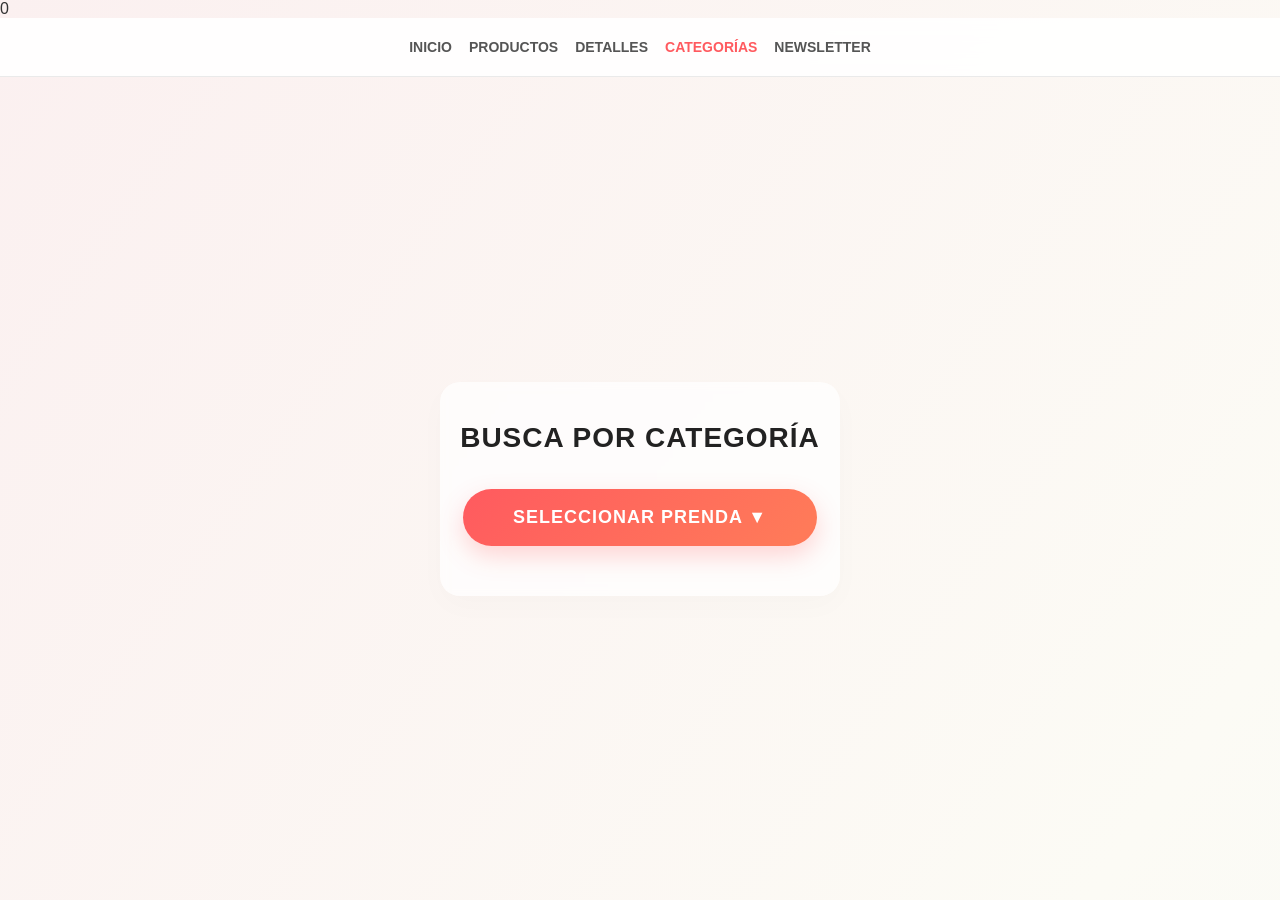
<file: categorias.html>
<!DOCTYPE html>
<html lang="es">
<head>
    <meta charset="UTF-8">
    <meta name="viewport" content="width=device-width, initial-scale=1.0">
       <link rel="stylesheet" href="scss/categorias.css">

    <title>Categorías de Productos</title>
</head>0
<body>
    <header>
        <div class ="container-sm-12 row nav-links">
                    <div class="nav-link-item col-sm-2 d-flex justify-content-center">
                        <a href="index.html">Inicio</a>
                    </div>
                    <div class="nav-link-item col-sm-2 d-flex justify-content-center">
                        <a href="productos.html">Productos</a>
                    </div>
                    <div class="nav-link-item col-sm-2 d-flex justify-content-center">
                        <a href="detalles.html">Detalles</a>
                    </div>
                    <div class="nav-link-item col-sm-2 d-flex justify-content-center">
                        <a href="categorias.html"class="active">Categorías</a>
                    </div>
                    <div class="nav-link-item col-sm-2 d-flex justify-content-center">
                        <a href="newsletter.html">Newsletter</a>
                    </div>
        </div>
    </header>

    <section id="categorias-seccion">
        <h2>Busca por Categoría</h2>
        
        <div class="dropdown">
            <button class="dropdown-btn">Seleccionar Prenda ▼</button>
            <div class="dropdown-content">
                <a href="productos.html">Remeras</a>
                <a href="productos.html">Buzos</a>
                <a href="productos.html">Camperas</a>
                <a href="productos.html">Pantalones</a>
                <a href="productos.html">Zapatillas</a>
                <a href="productos.html">Accesorios</a>
            </div>
        </div>
    </section>

</body>
</html>
</file>
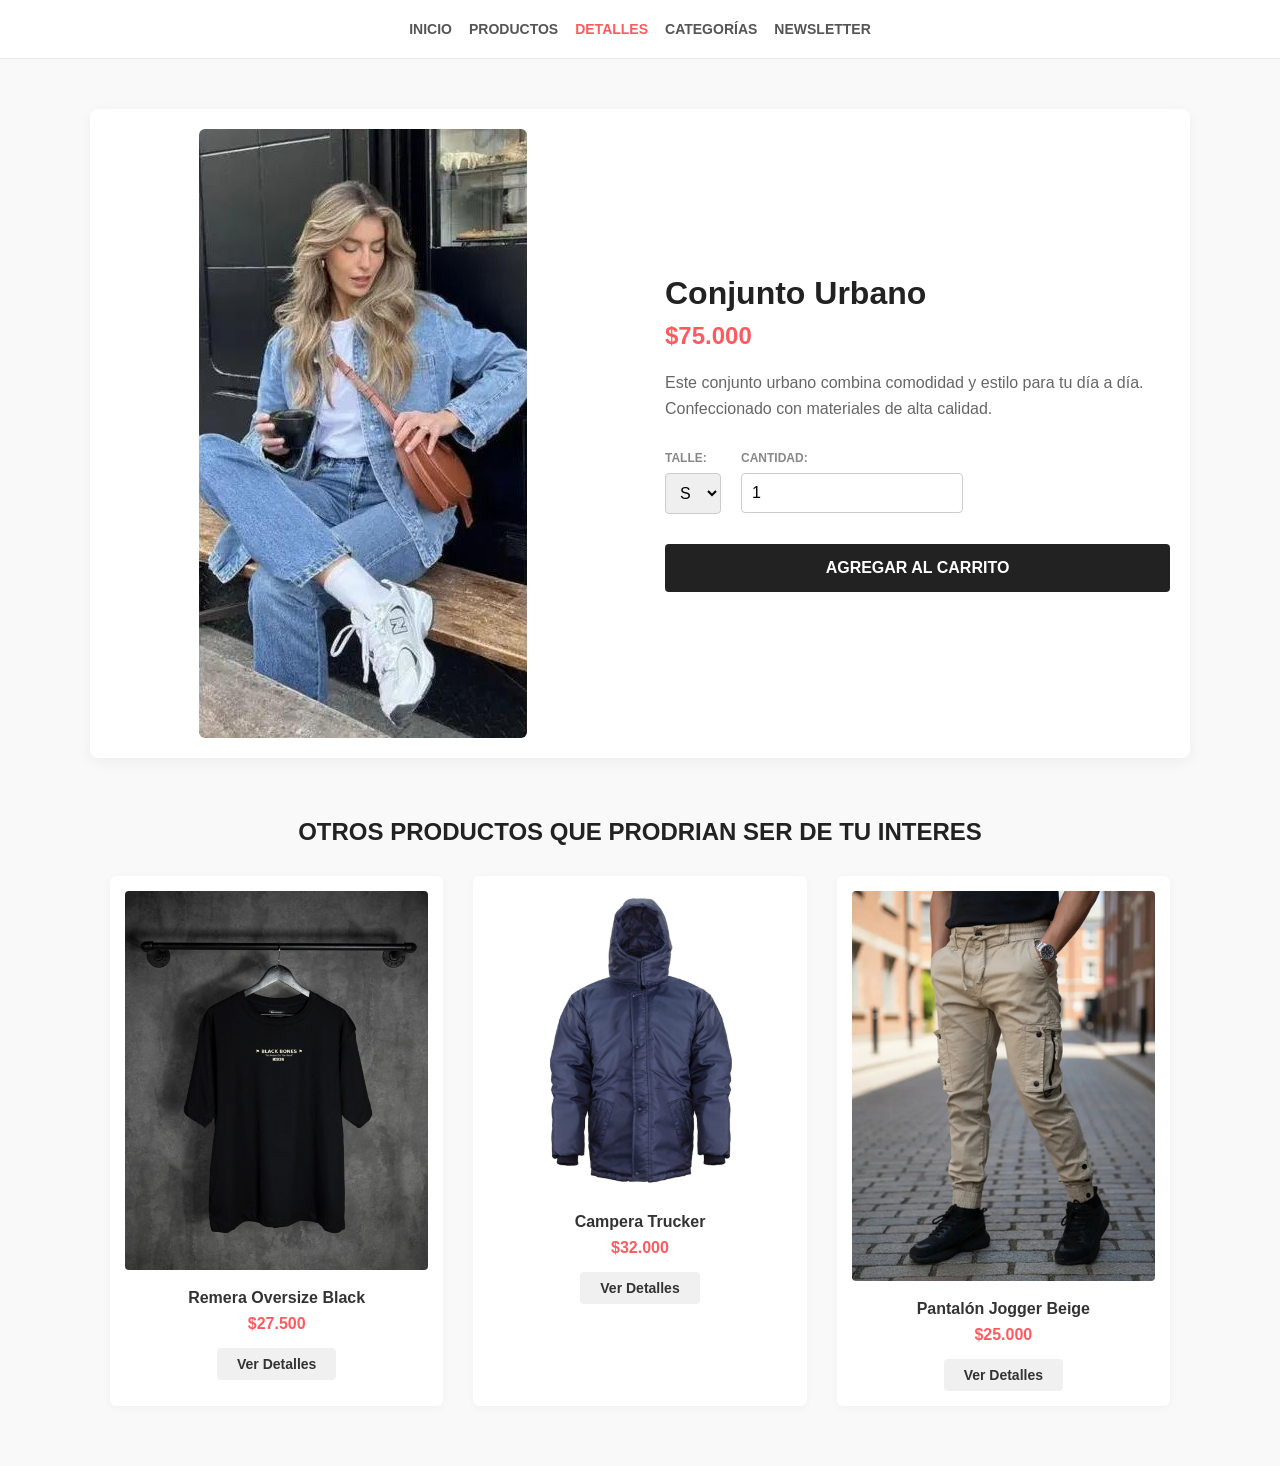
<file: detalles.html>
<!DOCTYPE html>
<html lang="es">
<head>
    <meta charset="UTF-8">
    <meta name="viewport" content="width=device-width, initial-scale=1.0">
      <link rel="stylesheet" href="scss/detalles.css">

    <title>Detalles - Conjunto Urbano</title>
    
</head>
<body>
    <header>
       
         <div class ="container-sm-12 row nav-links">
                    <div class="nav-link-item col-sm-2 d-flex justify-content-center">
                        <a href="index.html" >Inicio</a>
                    </div>
                    <div class="nav-link-item col-sm-2 d-flex justify-content-center">
                        <a href="productos.html">Productos</a>
                    </div>
                    <div class="nav-link-item col-sm-2 d-flex justify-content-center">
                        <a href="detalles.html" class="active">Detalles</a>
                    </div>
                    <div class="nav-link-item col-sm-2 d-flex justify-content-center">
                        <a href="categorias.html">Categorías</a>
                    </div>
                    <div class="nav-link-item col-sm-2 d-flex justify-content-center">
                        <a href="newsletter.html">Newsletter</a>
                    </div>
        </div>
    </header>

    <main class="producto-container">
        <section class="producto-galeria">
            <img src="imagenes/conjunto urbano.jpg" alt="Conjunto Urbano">
        </section>

        <section class="producto-info">
            <h1 class="producto-titulo">Conjunto Urbano</h1>
            <p class="producto-precio">$75.000</p>
            <p class="producto-descripcion">
                Este conjunto urbano combina comodidad y estilo para tu día a día. 
                Confeccionado con materiales de alta calidad.
            </p>

            <div class="producto-opciones">
                <div class="opcion-grupo">
                    <label for="talles">Talle:</label>
                    <select id="talles" name="talles">
                        <option value="s">S</option>
                        <option value="m">M</option>
                        <option value="l">L</option>
                    </select>
                </div>
                <div class="opcion-grupo">
                    <label for="cantidad">Cantidad:</label>
                    <input type="number" id="cantidad" name="cantidad" value="1" min="1">
                </div>
            </div>
            <button class="boton-agregar">Agregar al Carrito</button>
        </section>
    </main>

    <section class="otros-productos-seccion">
        <h2 class="seccion-titulo">Otros productos que prodrian ser de tu interes</h2>
        
        <div class="grilla-productos">
            <div class="tarjeta-prenda">
                <img src="imagenes/remerablack.jpg" alt="Remera Oversize">
                <h3>Remera Oversize Black</h3>
                <p class="precio-secundario">$27.500</p>
                <a href="#" class="boton-ver">Ver Detalles</a>
            </div>

            <div class="tarjeta-prenda">
                <img src="imagenes/camperatrucker.jpg" alt="Campera de Abrigo">
                <h3>Campera Trucker</h3>
                <p class="precio-secundario">$32.000</p>
                <a href="#" class="boton-ver">Ver Detalles</a>
            </div>

            <div class="tarjeta-prenda">
                <img src="imagenes/pantalonjogger.jpg" alt="Pantalón Jogger">
                <h3>Pantalón Jogger Beige</h3>
                <p class="precio-secundario">$25.000</p>
                <a href="#" class="boton-ver">Ver Detalles</a>
            </div>
        </div>
    </section>

</body>
</html>
</file>
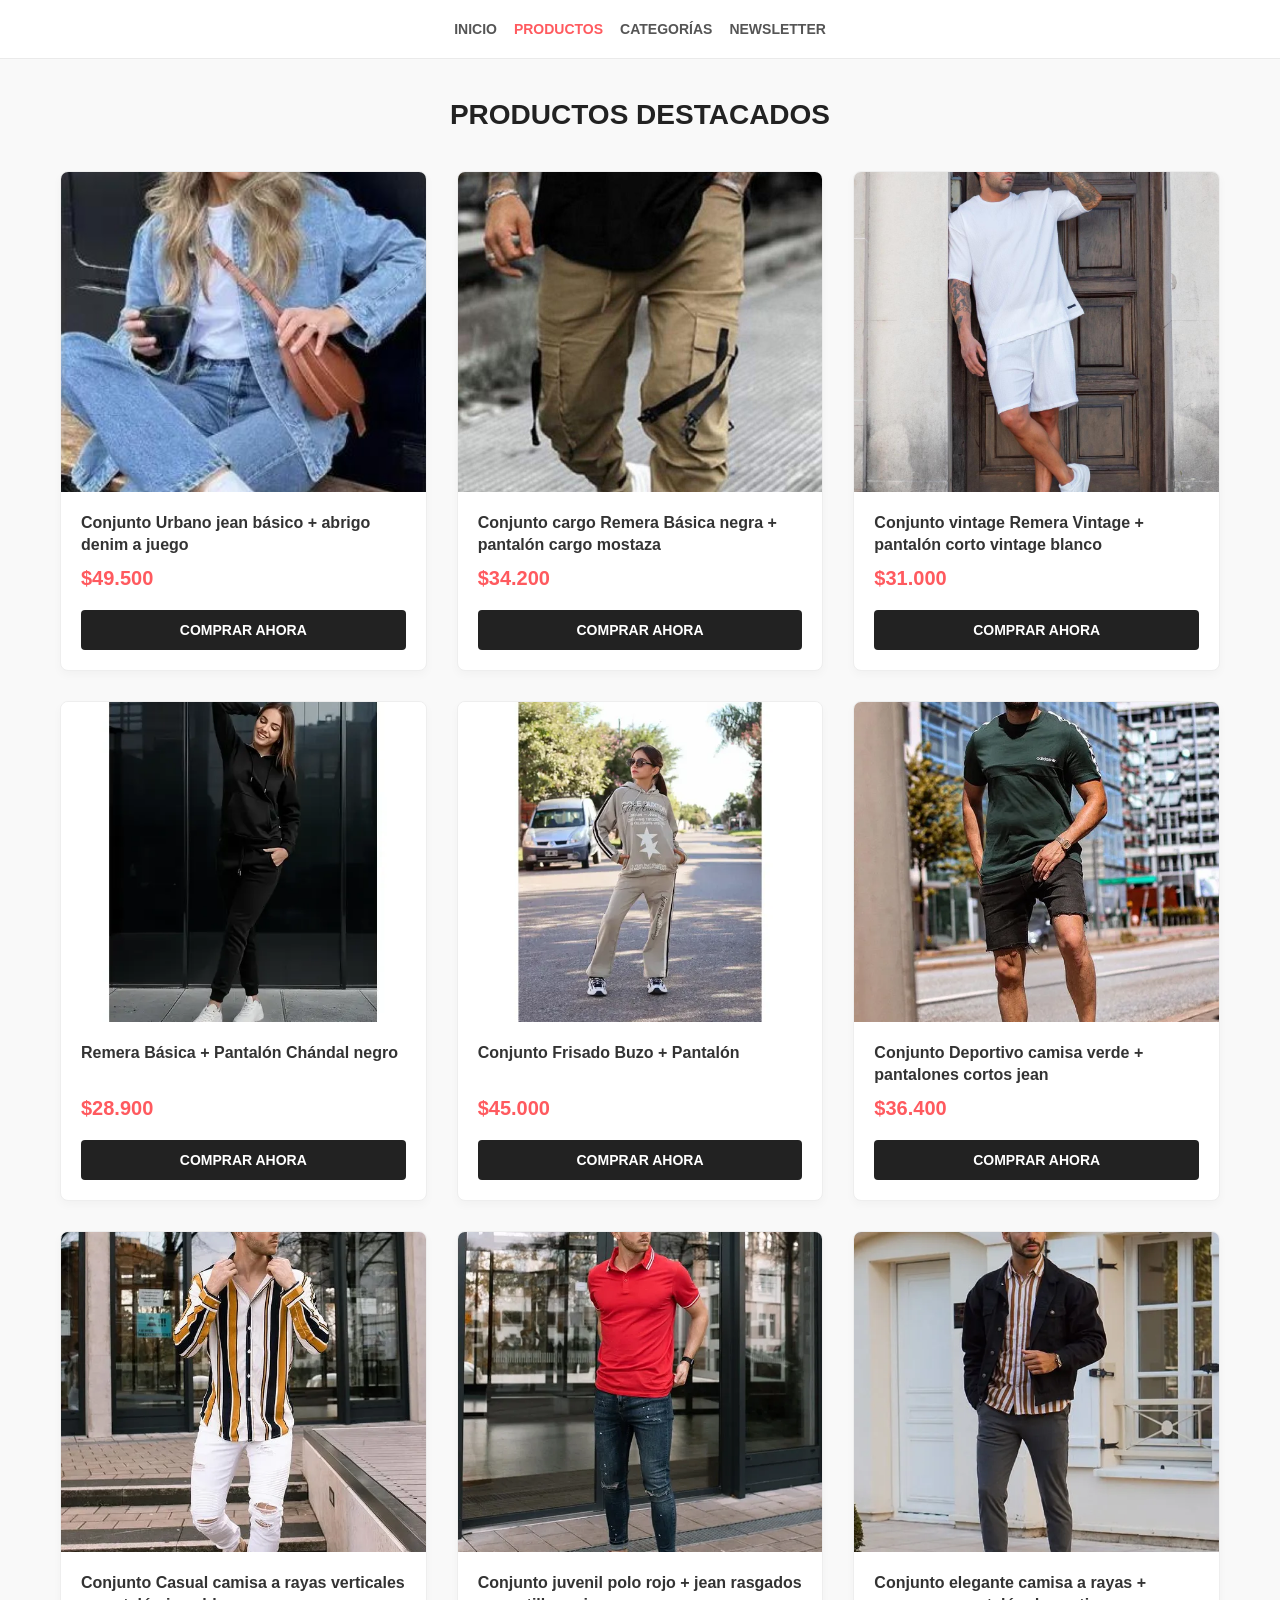
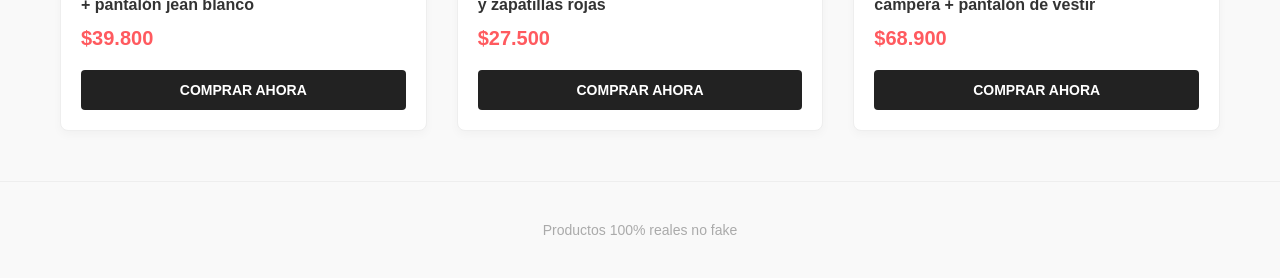
<file: productos.html>
<!DOCTYPE html>
<html lang="es">

<head>
    <meta charset="UTF-8">
    <meta name="viewport" content="width=device-width, initial-scale=1.0">
    <link href="css/productos.css" rel="stylesheet">
    <title>Productos Destacados</title>
</head>

<body>
    <header>
        <ul class="container-sm-12 row nav-links">
            <li class="nav-link-item col-sm-2 d-flex justify-content-center">
                <a href="index.html">Inicio</a>
            </li>
            <li class="nav-link-item col-sm-2 d-flex justify-content-center">
                <a href="productos.html" class="active">Productos</a>
            </li>
            <li class="nav-link-item col-sm-2 d-flex justify-content-center">
                <a href="categorias.html">Categorías</a>
            </li>
            <li class="nav-link-item col-sm-2 d-flex justify-content-center">
                <a href="newsletter.html">Newsletter</a>
            </li>
        </ul>
    </header>

    <main id="productos">
        <h2>Productos Destacados</h2>
        <section class="productos-grid">

            <nav class="product-card">
                <img src="imagenes/conjunto urbano.jpg" alt="Conjunto urbano">
                <div class="product-card-contenido">
                    <h3>Conjunto Urbano jean básico + abrigo denim a juego</h3>
                    <p class="precio">$49.500</p>
                    <button class="btn">Comprar Ahora</button>
                </div>
            </nav>

            <nav class="product-card">
                <img src="imagenes/remera negra y pantalon cargo.jpg" alt="Conjunto cargo">
                <div class="product-card-contenido">
                    <h3>Conjunto cargo Remera Básica negra + pantalón cargo mostaza</h3>
                    <p class="precio">$34.200</p>
                    <button class="btn">Comprar Ahora</button>
                </div>
            </nav>

            <nav class="product-card">
                <img src="imagenes/remera blanca y pantalon blanco.jpg" alt="Conjunto vintage">
                <div class="product-card-contenido">
                    <h3>Conjunto vintage Remera Vintage + pantalón corto vintage blanco</h3>
                    <p class="precio">$31.000</p>
                    <button class="btn">Comprar Ahora</button>
                </div>
            </nav>

            <nav class="product-card">
                <img src="imagenes/conjunto Buzo pantalon chandal.jpg" alt="Conjunto chandal">
                <div class="product-card-contenido">
                    <h3>Remera Básica + Pantalón Chándal negro</h3>
                    <p class="precio">$28.900</p>
                    <button class="btn">Comprar Ahora</button>
                </div>
            </nav>

            <nav class="product-card">
                <img src="imagenes/conjunto frisado Buzo pantalon.jpg" alt="Conjunto frisado">
                <div class="product-card-contenido">
                    <h3>Conjunto Frisado Buzo + Pantalón</h3>
                    <p class="precio">$45.000</p>
                    <button class="btn">Comprar Ahora</button>
                </div>
            </nav>

            <nav class="product-card">
                <img src="imagenes/conjunto deportivo,camiseta,pantalones corto jean y skeakers blancos.jpg"
                    alt="Conjunto deportivo">
                <div class="product-card-contenido">
                    <h3>Conjunto Deportivo camisa verde + pantalones cortos jean</h3>
                    <p class="precio">$36.400</p>
                    <button class="btn">Comprar Ahora</button>
                </div>
            </nav>

            <nav class="product-card">
                <img src="imagenes/conjunto casuald de camisa a rayas verticales y pantalon jean blanco.jpg"
                    alt="Conjunto casual">
                <div class="product-card-contenido">
                    <h3>Conjunto Casual camisa a rayas verticales + pantalón jean blanco</h3>
                    <p class="precio">$39.800</p>
                    <button class="btn">Comprar Ahora</button>
                </div>
            </nav>

            <nav class="product-card">
                <img src="imagenes/conjunto juvenil polo rojo, jean rasgados y zapatillas de lona roja.jpg"
                    alt="Conjunto juvenil">
                <div class="product-card-contenido">
                    <h3>Conjunto juvenil polo rojo + jean rasgados y zapatillas rojas</h3>
                    <p class="precio">$27.500</p>
                    <button class="btn">Comprar Ahora</button>
                </div>
            </nav>

            <nav class="product-card">
                <img src="imagenes/conjunto elegante camisa a rayas, campera + pantalon de vestir.jpg"
                    alt="Conjunto elegante">
                <div class="product-card-contenido">
                    <h3>Conjunto elegante camisa a rayas + campera + pantalón de vestir</h3>
                    <p class="precio">$68.900</p>
                    <button class="btn">Comprar Ahora</button>
                </div>
            </nav>

        </section>
    </main>

    <footer>
        <p> Productos 100% reales no fake </p>
    </footer>
</body>

</html>
</file>
<file: scss/categorias.css>
* {
  margin: 0;
  padding: 0;
  box-sizing: border-box;
  font-family: "Segoe UI", Tahoma, Geneva, Verdana, sans-serif;
}

body {
  color: #333;
  min-height: 100vh;
  display: flex;
  flex-direction: column;
  background: linear-gradient(125deg, #fbf0f0, #fcfbf5, #f3f7f9);
  background-size: 180% 180%;
  animation: degradeMovimiento 12s ease infinite;
}

@keyframes degradeMovimiento {
  0% {
    background-position: 0% 50%;
  }
  50% {
    background-position: 100% 50%;
  }
  100% {
    background-position: 0% 50%;
  }
}
header {
  background-color: rgba(255, 255, 255, 0.9);
  backdrop-filter: blur(10px);
  border-bottom: 1px solid #eaeaea;
  padding: 20px 0;
  position: sticky;
  top: 0;
  z-index: 100;
}

.nav-links {
  display: flex;
  justify-content: center;
  list-style: none;
  gap: 17px;
  flex-wrap: wrap;
  justify-content: center;
}

.nav-links a {
  text-decoration: none;
  color: #555;
  font-weight: 600;
  text-transform: uppercase;
  font-size: 14px;
  transition: color 0.3s ease;
}

.nav-links a:hover, .nav-links a.active {
  color: #ff5a5f;
}

#categorias-seccion {
  max-width: 600px;
  margin: auto;
  text-align: center;
  padding: 40px 20px;
  background: rgba(255, 255, 255, 0.7);
  border-radius: 20px;
  box-shadow: 0 10px 30px rgba(0, 0, 0, 0.02);
  backdrop-filter: blur(5px);
}

#categorias-seccion h2 {
  font-size: 28px;
  text-transform: uppercase;
  margin-bottom: 35px;
  color: #222;
  letter-spacing: 1px;
}

.dropdown {
  position: relative;
  display: inline-block;
  padding-bottom: 10px;
}

.dropdown-btn {
  background: linear-gradient(135deg, #ff5a5f 0%, #ff7a59 50%, #ff5a5f 100%);
  background-size: 200% auto;
  color: #fff;
  padding: 18px 50px;
  font-size: 18px;
  font-weight: 700;
  text-transform: uppercase;
  border: none;
  border-radius: 50px;
  cursor: pointer;
  box-shadow: 0 10px 25px rgba(255, 90, 95, 0.25);
  transition: all 0.4s ease;
  letter-spacing: 1px;
}

.dropdown:hover .dropdown-btn {
  transform: translateY(-3px);
  box-shadow: 0 15px 30px rgba(255, 90, 95, 0.35);
  background-position: right center;
}

.dropdown-content {
  display: none;
  position: absolute;
  background-color: #ffffff;
  min-width: 100%;
  box-shadow: 0px 15px 35px rgba(0, 0, 0, 0.08);
  border-radius: 12px;
  overflow: hidden;
  z-index: 1;
  border: 1px solid #eee;
  top: 105%;
  left: 0;
  animation: aparecer 0.3s ease-out;
}

@keyframes aparecer {
  from {
    opacity: 0;
    transform: translateY(10px);
  }
  to {
    opacity: 1;
    transform: translateY(0);
  }
}
.dropdown-content a {
  color: #333;
  padding: 14px 20px;
  text-decoration: none;
  display: block;
  text-align: center;
  font-size: 16px;
  font-weight: 600;
  border-bottom: 1px solid #f8f8f8;
  transition: background-color 0.2s ease, color 0.2s ease;
}

.dropdown-content a:last-child {
  border-bottom: none;
}

.dropdown-content a:hover {
  background-color: #fff5f5;
  color: #ff5a5f;
}

.dropdown:hover .dropdown-content {
  display: block;
}

footer {
  text-align: center;
  padding: 40px 0;
  color: #aaa;
  font-size: 14px;
  margin-top: auto;
  border-top: 1px solid #eaeaea;
  background-color: rgba(255, 255, 255, 0.8);
}/*# sourceMappingURL=categorias.css.map */
</file>
<file: scss/detalles.css>
* {
  margin: 0;
  padding: 0;
  box-sizing: border-box;
  font-family: "Segoe UI", Tahoma, Geneva, Verdana, sans-serif;
}

body {
  background-color: #f9f9f9;
  color: #333;
}

header {
  background-color: #fff;
  border-bottom: 1px solid #eaeaea;
  padding: 20px 0;
}

.nav-links {
  display: flex;
  justify-content: center;
  list-style: none;
  gap: 17px;
  flex-wrap: wrap;
  justify-content: center;
}

.nav-links a {
  text-decoration: none;
  color: #555;
  font-weight: 600;
  text-transform: uppercase;
  font-size: 14px;
  transition: color 0.3s ease;
  flex-wrap: wrap;
  justify-content: center;
}

.nav-links a:hover, .nav-links a.active {
  color: #ff5a5f;
}

.producto-container {
  max-width: 1100px;
  margin: 50px auto;
  padding: 20px;
  display: flex;
  gap: 50px;
  background-color: #fff;
  border-radius: 8px;
  box-shadow: 0 4px 15px rgba(0, 0, 0, 0.05);
}

.producto-galeria {
  flex: 1;
  display: flex;
  justify-content: center;
  align-items: center;
}

.producto-galeria img {
  max-width: 100%;
  height: auto;
  border-radius: 6px;
  transition: transform 0.3s ease;
}

.producto-galeria img:hover {
  transform: scale(1.02);
}

.producto-info {
  flex: 1;
  display: flex;
  flex-direction: column;
  justify-content: center;
}

.producto-titulo {
  font-size: 32px;
  margin-bottom: 10px;
  color: #222;
}

.producto-precio {
  font-size: 24px;
  font-weight: 700;
  color: #ff5a5f;
  margin-bottom: 20px;
}

.producto-descripcion {
  font-size: 16px;
  line-height: 1.6;
  color: #666;
  margin-bottom: 30px;
}

.producto-opciones {
  display: flex;
  gap: 20px;
  margin-bottom: 30px;
}

.opcion-grupo {
  display: flex;
  flex-direction: column;
  gap: 8px;
}

.opcion-grupo label {
  font-size: 12px;
  text-transform: uppercase;
  font-weight: 600;
  color: #888;
}

.opcion-grupo select,
.opcion-grupo input {
  padding: 10px;
  border: 1px solid #ccc;
  border-radius: 4px;
  font-size: 16px;
  outline: none;
}

.boton-agregar {
  background-color: #222;
  color: #fff;
  border: none;
  padding: 15px 30px;
  font-size: 16px;
  font-weight: 600;
  text-transform: uppercase;
  border-radius: 4px;
  cursor: pointer;
  transition: background-color 0.3s ease;
}

.boton-agregar:hover {
  background-color: #ff5a5f;
}

.otros-productos-seccion {
  max-width: 1100px;
  margin: 60px auto;
  padding: 0 20px;
}

.seccion-titulo {
  font-size: 24px;
  margin-bottom: 30px;
  text-align: center;
  color: #222;
  text-transform: uppercase;
}

.grilla-productos {
  display: flex;
  gap: 30px;
  justify-content: space-between;
  flex-wrap: wrap;
}

.tarjeta-prenda {
  background-color: #fff;
  padding: 15px;
  border-radius: 6px;
  text-align: center;
  flex: 1;
  min-width: 250px;
  box-shadow: 0 2px 8px rgba(0, 0, 0, 0.04);
}

.tarjeta-prenda img {
  max-width: 100%;
  height: auto;
  border-radius: 4px;
  margin-bottom: 15px;
}

.tarjeta-prenda h3 {
  font-size: 16px;
  color: #333;
  margin-bottom: 8px;
}

.precio-secundario {
  color: #ff5a5f;
  font-weight: bold;
  margin-bottom: 15px;
}

.boton-ver {
  display: inline-block;
  text-decoration: none;
  background-color: #f0f0f0;
  color: #333;
  padding: 8px 20px;
  border-radius: 4px;
  font-size: 14px;
  font-weight: 600;
  transition: background-color 0.2s;
}

.boton-ver:hover {
  background-color: #222;
  color: #fff;
}

footer {
  text-align: center;
  padding: 40px 0;
  color: #aaa;
  font-size: 14px;
}

@media (max-width: 768px) {
  .producto-container {
    flex-direction: column;
    gap: 30px;
  }
  .grilla-productos {
    justify-content: center;
  }
}/*# sourceMappingURL=detalles.css.map */
</file>
<file: css/productos.css>
* {
            margin: 0;
            padding: 0;
            box-sizing: border-box;
            font-family: 'Segoe UI', Tahoma, Geneva, Verdana, sans-serif;
        }

        body {
            background-color: #f9f9f9;
            color: #333;
        }

        header {
            background-color: #fff;
            border-bottom: 1px solid #eaeaea;
            padding: 20px 0;
        }

        .nav-links {
            display: flex;
            justify-content: center;
            list-style: none;
            gap: 17px;
            flex-wrap: wrap; 
            justify-content: center; 
  
        }

        .nav-links a {
            text-decoration: none;
            color: #555;
            font-weight: 600;
            text-transform: uppercase;
            font-size: 14px;
            transition: color 0.3s ease;
        }

        .nav-links a:hover, .nav-links a.active {
            color: #ff5a5f;
        }

        #productos {
            max-width: 1200px;
            margin: 40px auto;
            padding: 0 20px;
        }

        #productos h2 {
            font-size: 28px;
            text-align: center;
            text-transform: uppercase;
            margin-bottom: 40px;
            color: #222;
        }

        .productos-grid {
            display: grid;
            grid-template-columns: repeat(auto-fill, minmax(280px, 1fr));
            gap: 30px;
        }

        .product-card {
            background-color: #fff;
            border-radius: 8px;
            overflow: hidden;
            box-shadow: 0 4px 10px rgba(0, 0, 0, 0.03);
            display: flex;
            flex-direction: column;
            transition: transform 0.3s ease, box-shadow 0.3s ease;
            border: 1px solid #eee;
        }

        .product-card:hover {
            transform: translateY(-5px);
            box-shadow: 0 10px 20px rgba(0, 0, 0, 0.08);
        }

        .product-card img {
            width: 100%;
            height: 320px;
            object-fit: cover;
        }

        .product-card-contenido {
            padding: 20px;
            display: flex;
            flex-direction: column;
            flex-grow: 1;
        }

        .product-card h3 {
            font-size: 16px;
            color: #333;
            margin-bottom: 10px;
            line-height: 1.4;
            min-height: 45px;
        }

        .product-card .precio {
            font-size: 20px;
            font-weight: 700;
            color: #ff5a5f;
            margin-bottom: 20px;
        }

        .btn {
            width: 100%;
            background-color: #222;
            color: #fff;
            border: none;
            padding: 12px;
            border-radius: 4px;
            font-size: 14px;
            font-weight: 600;
            text-transform: uppercase;
            cursor: pointer;
            margin-top: auto;
            transition: background-color 0.2s ease;
        }

        .btn:hover {
            background-color: #ff5a5f;
        }

        footer {
            text-align: center;
            padding: 40px 0;
            color: #aaa;
            font-size: 14px;
            margin-top: 50px;
            border-top: 1px solid #eee;
        }
</file>
